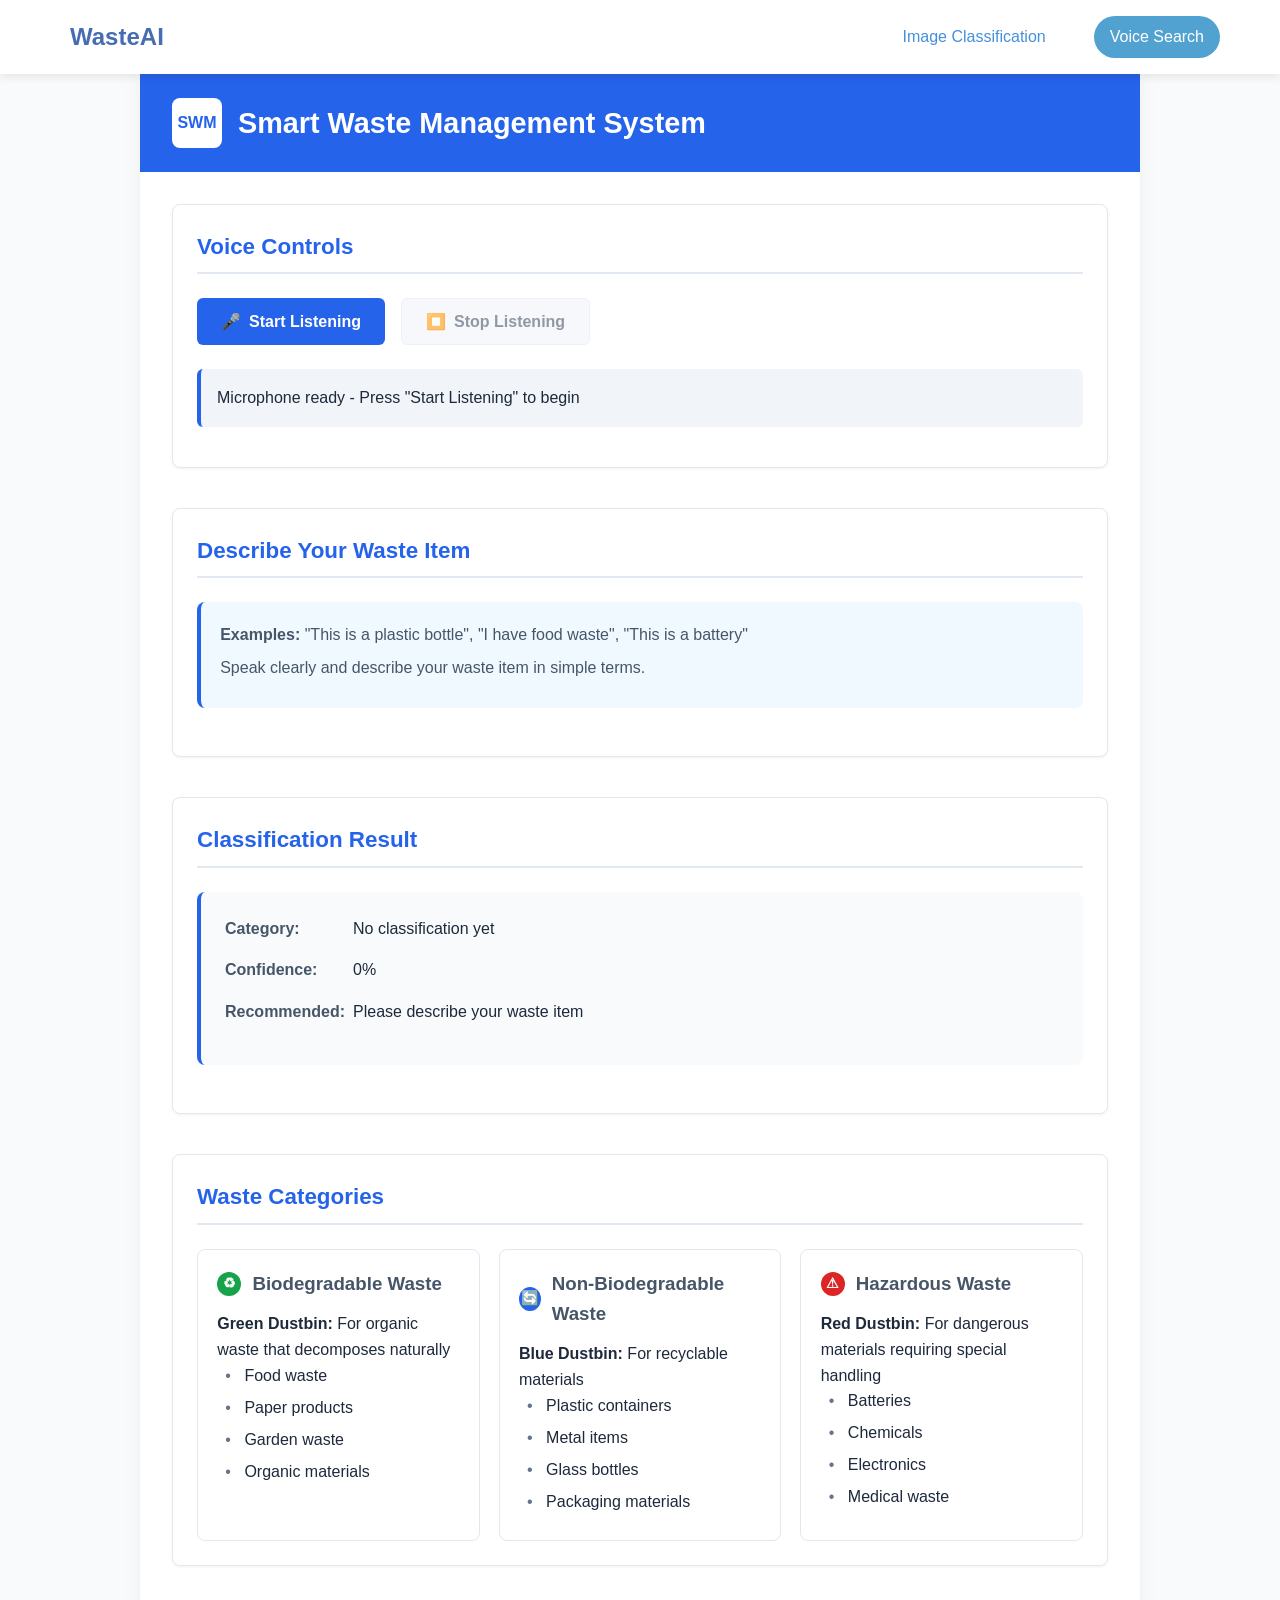
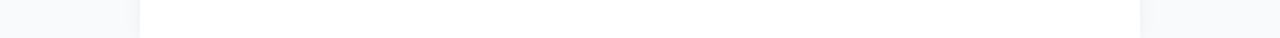
<file: templates/voice.html>
<!DOCTYPE html>
<html lang="en">
<head>
    <meta charset="UTF-8">
    <meta name="viewport" content="width=device-width, initial-scale=1.0">
    <title>Government Waste Classification System</title>
    <link rel="stylesheet" href="/static/style.css">
</head>
<body>
    <nav class="main-nav">
        <div class="nav-container">
            <a href="/" class="nav-logo">
                <i class="fas fa-recycle"></i>
                <span>WasteAI</span>
            </a>
            <div class="nav-links">
                <a href="/" class="nav-link ">Image Classification</a>
                <a href="/speech" class="nav-link active">Voice Search</a>
            </div>
        </div>
    </nav>
    <div class="gov-container">
        <header class="gov-header">
            <div class="gov-logo">SWM</div>
            <h1>Smart Waste Management System</h1>
        </header>
        
        <main class="gov-content">
           
            
            <div class="gov-section">
                <h2 class="gov-section-title">Voice Controls</h2>
                <div class="voice-controls">
                    <button class="gov-button gov-button-primary" id="startListening">
                        <span class="button-icon">🎤</span> Start Listening
                    </button>
                    <button class="gov-button gov-button-secondary" id="stopListening" disabled>
                        <span class="button-icon">⏹️</span> Stop Listening
                    </button>
                </div>
                <div class="status-indicator" id="listeningStatus">Microphone ready - Press "Start Listening" to begin</div>
            </div>
            
            <div class="gov-section">
                <h2 class="gov-section-title">Describe Your Waste Item</h2>
                <div class="instructions">
                    <p><strong>Examples:</strong> "This is a plastic bottle", "I have food waste", "This is a battery"</p>
                    <p>Speak clearly and describe your waste item in simple terms.</p>
                </div>
            </div>
            
            <div class="gov-section">
                <h2 class="gov-section-title">Classification Result</h2>
                <div class="result-card">
                    <div class="result-item">
                        <span class="result-label">Category:</span>
                        <span class="result-value" id="result">No classification yet</span>
                    </div>
                    <div class="result-item">
                        <span class="result-label">Confidence:</span>
                        <span class="result-value" id="confidence">0%</span>
                    </div>
                    <div class="result-item">
                        <span class="result-label">Recommended:</span>
                        <span class="result-value" id="dustbin">Please describe your waste item</span>
                    </div>
                </div>
            </div>
            
            <div class="gov-section">
                <h2 class="gov-section-title">Waste Categories</h2>
                <div class="waste-categories">
                    <div class="waste-category">
                        <h3>
                            <span class="category-icon icon-green">♻</span>
                            Biodegradable Waste
                        </h3>
                        <p><strong>Green Dustbin:</strong> For organic waste that decomposes naturally</p>
                        <ul>
                            <li>Food waste</li>
                            <li>Paper products</li>
                            <li>Garden waste</li>
                            <li>Organic materials</li>
                        </ul>
                    </div>
                    
                    <div class="waste-category">
                        <h3>
                            <span class="category-icon icon-blue">🔄</span>
                            Non-Biodegradable Waste
                        </h3>
                        <p><strong>Blue Dustbin:</strong> For recyclable materials</p>
                        <ul>
                            <li>Plastic containers</li>
                            <li>Metal items</li>
                            <li>Glass bottles</li>
                            <li>Packaging materials</li>
                        </ul>
                    </div>
                    
                    <div class="waste-category">
                        <h3>
                            <span class="category-icon icon-red">⚠</span>
                            Hazardous Waste
                        </h3>
                        <p><strong>Red Dustbin:</strong> For dangerous materials requiring special handling</p>
                        <ul>
                            <li>Batteries</li>
                            <li>Chemicals</li>
                            <li>Electronics</li>
                            <li>Medical waste</li>
                        </ul>
                    </div>
                </div>
            </div>
        </main>
    </div>

    <script>
        // DOM elements
        const startListeningBtn = document.getElementById('startListening');
        const stopListeningBtn = document.getElementById('stopListening');
        const listeningStatus = document.getElementById('listeningStatus');
        const resultElement = document.getElementById('result');
        const confidenceElement = document.getElementById('confidence');
        const dustbinElement = document.getElementById('dustbin');
        
        // Check if browser supports Speech Recognition
        const SpeechRecognition = window.SpeechRecognition || window.webkitSpeechRecognition;
        let recognition;
        
        if (SpeechRecognition) {
            recognition = new SpeechRecognition();
            recognition.continuous = true;
            recognition.interimResults = true;
            recognition.lang = 'en-US';
            
            recognition.onstart = function() {
                listeningStatus.textContent = "Listening... Speak now";
                listeningStatus.classList.add('listening');
                startListeningBtn.disabled = true;
                stopListeningBtn.disabled = false;
            };
            
            recognition.onresult = function(event) {
                let transcript = '';
                for (let i = event.resultIndex; i < event.results.length; i++) {
                    if (event.results[i].isFinal) {
                        transcript += event.results[i][0].transcript;
                    }
                }
                
                if (transcript) {
                    processVoiceCommand(transcript);
                }
            };
            
            recognition.onerror = function(event) {
                console.error('Speech recognition error', event.error);
                listeningStatus.textContent = "Error: " + event.error;
                listeningStatus.classList.remove('listening');
                stopListening();
            };
            
            recognition.onend = function() {
                listeningStatus.textContent = "Microphone ready";
                listeningStatus.classList.remove('listening');
                startListeningBtn.disabled = false;
                stopListeningBtn.disabled = true;
            };
        } else {
            listeningStatus.textContent = "Speech recognition not supported in this browser";
            listeningStatus.style.color = '#dc2626';
            startListeningBtn.disabled = true;
        }
        
        // Speech synthesis setup
        const synth = window.speechSynthesis;
        
        function speak(text) {
            if (synth.speaking) {
                synth.cancel();
            }
            
            const utterance = new SpeechSynthesisUtterance(text);
            utterance.rate = 1.8;
            utterance.pitch = 1;
            utterance.volume = 1;
            synth.speak(utterance);
        }
        
        // Voice command processing
        function processVoiceCommand(command) {
            console.log("Processing command:", command);
            
            // Convert to lowercase for easier matching
            const lowerCommand = command.toLowerCase();
            
            // Define waste categories and their keywords
            const wasteCategories = {
                'Biodegradable waste': {
                    keywords: ['food', 'vegetable', 'fruit', 'paper', 'garden', 'plant', 'organic', 'biodegradable', 'compost'],
                    dustbin: 'Green Dustbin'
                },
                'Non bio degradable waste': {
                    keywords: ['plastic', 'bottle', 'bag', 'wrapper', 'metal', 'can', 'glass', 'non biodegradable', 'packaging', 'container'],
                    dustbin: 'Blue Dustbin'
                },
                'Hazardous Waste': {
                    keywords: ['battery', 'chemical', 'medicine', 'electronic', 'device', 'hazardous', 'toxic', 'dangerous', 'medical', 'e-waste'],
                    dustbin: 'Red Dustbin'
                }
            };
            
            let bestMatch = null;
    let highestConfidence = 0;
    
    for (const [category, data] of Object.entries(wasteCategories)) {
        let matchCount = 0;
        for (const keyword of data.keywords) {
            // Use word boundary matching to avoid partial matches
            const regex = new RegExp('\\b' + keyword + '\\b', 'i');
            if (regex.test(lowerCommand)) {
                matchCount++;
            }
        }
        
        const confidence = matchCount > 0 ? 0.7 + (matchCount * 0.1) : 0;
        if (confidence > highestConfidence) {
            highestConfidence = confidence;
            bestMatch = { category, dustbin: data.dustbin, confidence: Math.min(confidence, 0.95) };
        }
    }
            
            // Display and speak results
            if (bestMatch && highestConfidence > 0.1) {
                const confidencePercent = Math.round(bestMatch.confidence * 100);
                resultElement.textContent = bestMatch.category;
                confidenceElement.textContent = `${confidencePercent}%`;
                dustbinElement.textContent = bestMatch.dustbin;
                
                // Visual feedback based on category
                dustbinElement.className = 'result-value ';
                if (bestMatch.dustbin.includes('Green')) {
                    dustbinElement.classList.add('biodegradable');
                } else if (bestMatch.dustbin.includes('Blue')) {
                    dustbinElement.classList.add('non-biodegradable');
                } else if (bestMatch.dustbin.includes('Red')) {
                    dustbinElement.classList.add('hazardous');
                }
                
                // Speak the result
                speak(`This appears to be ${bestMatch.category}. Please use the ${bestMatch.dustbin}.`);
            } else {
                resultElement.textContent = "Could not identify waste type";
                confidenceElement.textContent = "0%";
                dustbinElement.textContent = "Please try a different description";
                dustbinElement.className = 'result-value';
                
                // Ask for more specific description
                speak("couldn't identify the waste type. describe more specifically,like plastic bottle,food waste,or battery.");
            }
        }
        
        // Control functions
        function startListening() {
            if (recognition) {
                recognition.start();
            }
        }
        
        function stopListening() {
            if (recognition) {
                recognition.stop();
            }
        }
        
        // Event listeners
        startListeningBtn.addEventListener('click', startListening);
        stopListeningBtn.addEventListener('click', stopListening);
        
        // Initial instructions
        window.onload = function() {
            setTimeout(() => {
                speak(" Press the start button and describe your waste item.");
            }, 1000);
        };
    </script>
</body>
</html>
</file>
<file: static/style.css>
/* voice.css - Government Style Waste Classification System */
:root {
    --primary: #2563eb;
    --primary-dark: #1d4ed8;
    --secondary: #475569;
    --accent: #dc2626;
    --success: #16a34a;
    --warning: #d97706;
    --background: #f8fafc;
    --surface: #ffffff;
    --text: #1e293b;
    --text-light: #64748b;
    --border: #e2e8f0;
}

* {
    margin: 0;
    padding: 0;
    box-sizing: border-box;
}

body {
    font-family: 'Segoe UI', Arial, sans-serif;
    line-height: 1.6;
    background-color: var(--background);
    color: var(--text);
    padding: 0;
    margin: 0;
}

.gov-container {
    max-width: 1000px;
    margin: 0 auto;
    background: var(--surface);
    min-height: 100vh;
    box-shadow: 0 0 20px rgba(0, 0, 0, 0.05);
}

.gov-header {
    background: var(--primary);
    color: white;
    padding: 1.5rem 2rem;
    display: flex;
    align-items: center;
    gap: 1rem;
}

.gov-header h1 {
    font-size: 1.8rem;
    font-weight: 600;
    margin: 0;
}

.gov-logo {
    width: 50px;
    height: 50px;
    background: white;
    border-radius: 8px;
    display: flex;
    align-items: center;
    justify-content: center;
    font-weight: bold;
    color: var(--primary);
}

.gov-content {
    padding: 2rem;
}

.gov-section {
    margin-bottom: 2.5rem;
    padding: 1.5rem;
    background: white;
    border-radius: 8px;
    border: 1px solid var(--border);
    box-shadow: 0 1px 3px rgba(0, 0, 0, 0.05);
}

.gov-section-title {
    font-size: 1.4rem;
    color: var(--primary);
    margin-bottom: 1.2rem;
    padding-bottom: 0.5rem;
    border-bottom: 2px solid var(--border);
    font-weight: 600;
}

.main-nav {
            background: rgba(255, 255, 255, 0.95);
            backdrop-filter: blur(10px);
            padding: 1rem 0;
            box-shadow: 0 2px 10px rgba(0, 0, 0, 0.1);
            width: 100%;
            position: sticky;
            top: 0;
            z-index: 1000;
        }
        
        .nav-container {
            max-width: 1200px;
            margin: 0 auto;
            display: flex;
            justify-content: space-between;
            align-items: center;
            padding: 0 20px;
        }
        
        .nav-logo {
            display: flex;
            align-items: center;
            gap: 10px;
            text-decoration: none;
            color: #466db2;
            font-size: 1.5rem;
            font-weight: bold;
        }
        
        .nav-logo i {
            font-size: 2rem;
        }
        
        .nav-links {
            display: flex;
            gap: 2rem;
        }
        
        .nav-link {
            text-decoration: none;
            color: #4590db;
            padding: 0.5rem 1rem;
            border-radius: 25px;
            transition: all 0.3s ease;
            font-weight: 500;
        }
        
        .nav-link:hover,
        .nav-link.active {
            background: #52a2d1;
            color: white;
        }
        
        /* Adjust container margin to account for nav */
        .container {
            margin-top: 0;
        }
        
        @media (max-width: 768px) {
            .nav-container {
                flex-direction: column;
                gap: 1rem;
            }
            
            .nav-links {
                gap: 1rem;
            }
            
            .nav-link {
                padding: 0.4rem 0.8rem;
                font-size: 0.9rem;
            }
        }

/* Voice Controls */
.voice-controls {
    display: flex;
    gap: 1rem;
    margin: 1.5rem 0;
    flex-wrap: wrap;
}

.gov-button {
    padding: 0.8rem 1.5rem;
    border: none;
    border-radius: 6px;
    font-weight: 600;
    cursor: pointer;
    transition: all 0.2s ease;
    display: flex;
    align-items: center;
    gap: 0.5rem;
    font-size: 1rem;
}

.gov-button-primary {
    background: var(--primary);
    color: white;
}

.gov-button-primary:hover {
    background: var(--primary-dark);
}

.gov-button-secondary {
    background: #f1f5f9;
    color: var(--secondary);
    border: 1px solid var(--border);
}

.gov-button-secondary:hover {
    background: #e2e8f0;
}

.gov-button:disabled {
    opacity: 0.6;
    cursor: not-allowed;
}

/* Status indicator */
.status-indicator {
    padding: 1rem;
    background: #f1f5f9;
    border-radius: 6px;
    margin: 1rem 0;
    border-left: 4px solid var(--primary);
    font-weight: 500;
}

/* Results section */
.result-card {
    background: #f8fafc;
    border-radius: 8px;
    padding: 1.5rem;
    margin: 1.5rem 0;
    border-left: 4px solid var(--primary);
}

.result-item {
    margin-bottom: 1rem;
    display: flex;
    align-items: center;
    gap: 0.5rem;
}

.result-label {
    font-weight: 600;
    min-width: 120px;
    color: var(--secondary);
}

.result-value {
    font-weight: 500;
}

/* Waste categories */
.waste-categories {
    display: grid;
    grid-template-columns: repeat(auto-fit, minmax(280px, 1fr));
    gap: 1.2rem;
    margin-top: 1.5rem;
}

.waste-category {
    padding: 1.2rem;
    border-radius: 8px;
    border: 1px solid var(--border);
    background: white;
}

.waste-category h3 {
    display: flex;
    align-items: center;
    gap: 0.7rem;
    margin-bottom: 0.8rem;
    color: var(--secondary);
}

.category-icon {
    width: 24px;
    height: 24px;
    border-radius: 50%;
    display: flex;
    align-items: center;
    justify-content: center;
    color: white;
    font-size: 0.9rem;
}

.icon-green {
    background: var(--success);
}

.icon-blue {
    background: var(--primary);
}

.icon-red {
    background: var(--accent);
}

.waste-category ul {
    list-style: none;
    margin-left: 0.5rem;
}

.waste-category li {
    margin-bottom: 0.4rem;
    position: relative;
    padding-left: 1.2rem;
}

.waste-category li:before {
    content: "•";
    position: absolute;
    left: 0;
    color: var(--text-light);
}

/* Instructions */
.instructions {
    background: #f0f9ff;
    padding: 1.2rem;
    border-radius: 8px;
    border-left: 4px solid var(--primary);
    margin: 1.5rem 0;
}

.instructions p {
    margin-bottom: 0.5rem;
    color: var(--secondary);
}

/* Accessibility features */
@media (prefers-reduced-motion: reduce) {
    * {
        animation-duration: 0.01ms !important;
        animation-iteration-count: 1 !important;
        transition-duration: 0.01ms !important;
    }
}

/* Focus styles for accessibility */
button:focus-visible, 
a:focus-visible {
    outline: 2px solid var(--primary);
    outline-offset: 2px;
}

/* High contrast mode support */
@media (prefers-contrast: high) {
    :root {
        --primary: #0000ff;
        --background: #ffffff;
        --text: #000000;
        --border: #000000;
    }
    
    .gov-button {
        border: 2px solid var(--text);
    }
}

/* Responsive design */
@media (max-width: 768px) {
    .gov-content {
        padding: 1.2rem;
    }
    
    .gov-header {
        padding: 1rem;
    }
    
    .gov-header h1 {
        font-size: 1.4rem;
    }
    
    .voice-controls {
        flex-direction: column;
    }
    
    .gov-button {
        width: 100%;
        justify-content: center;
    }
    
    .waste-categories {
        grid-template-columns: 1fr;
    }
}

/* Print styles */
@media print {
    .gov-button {
        display: none;
    }
    
    .gov-header {
        background: white !important;
        color: black !important;
        border-bottom: 2px solid black;
    }
}
</file>
